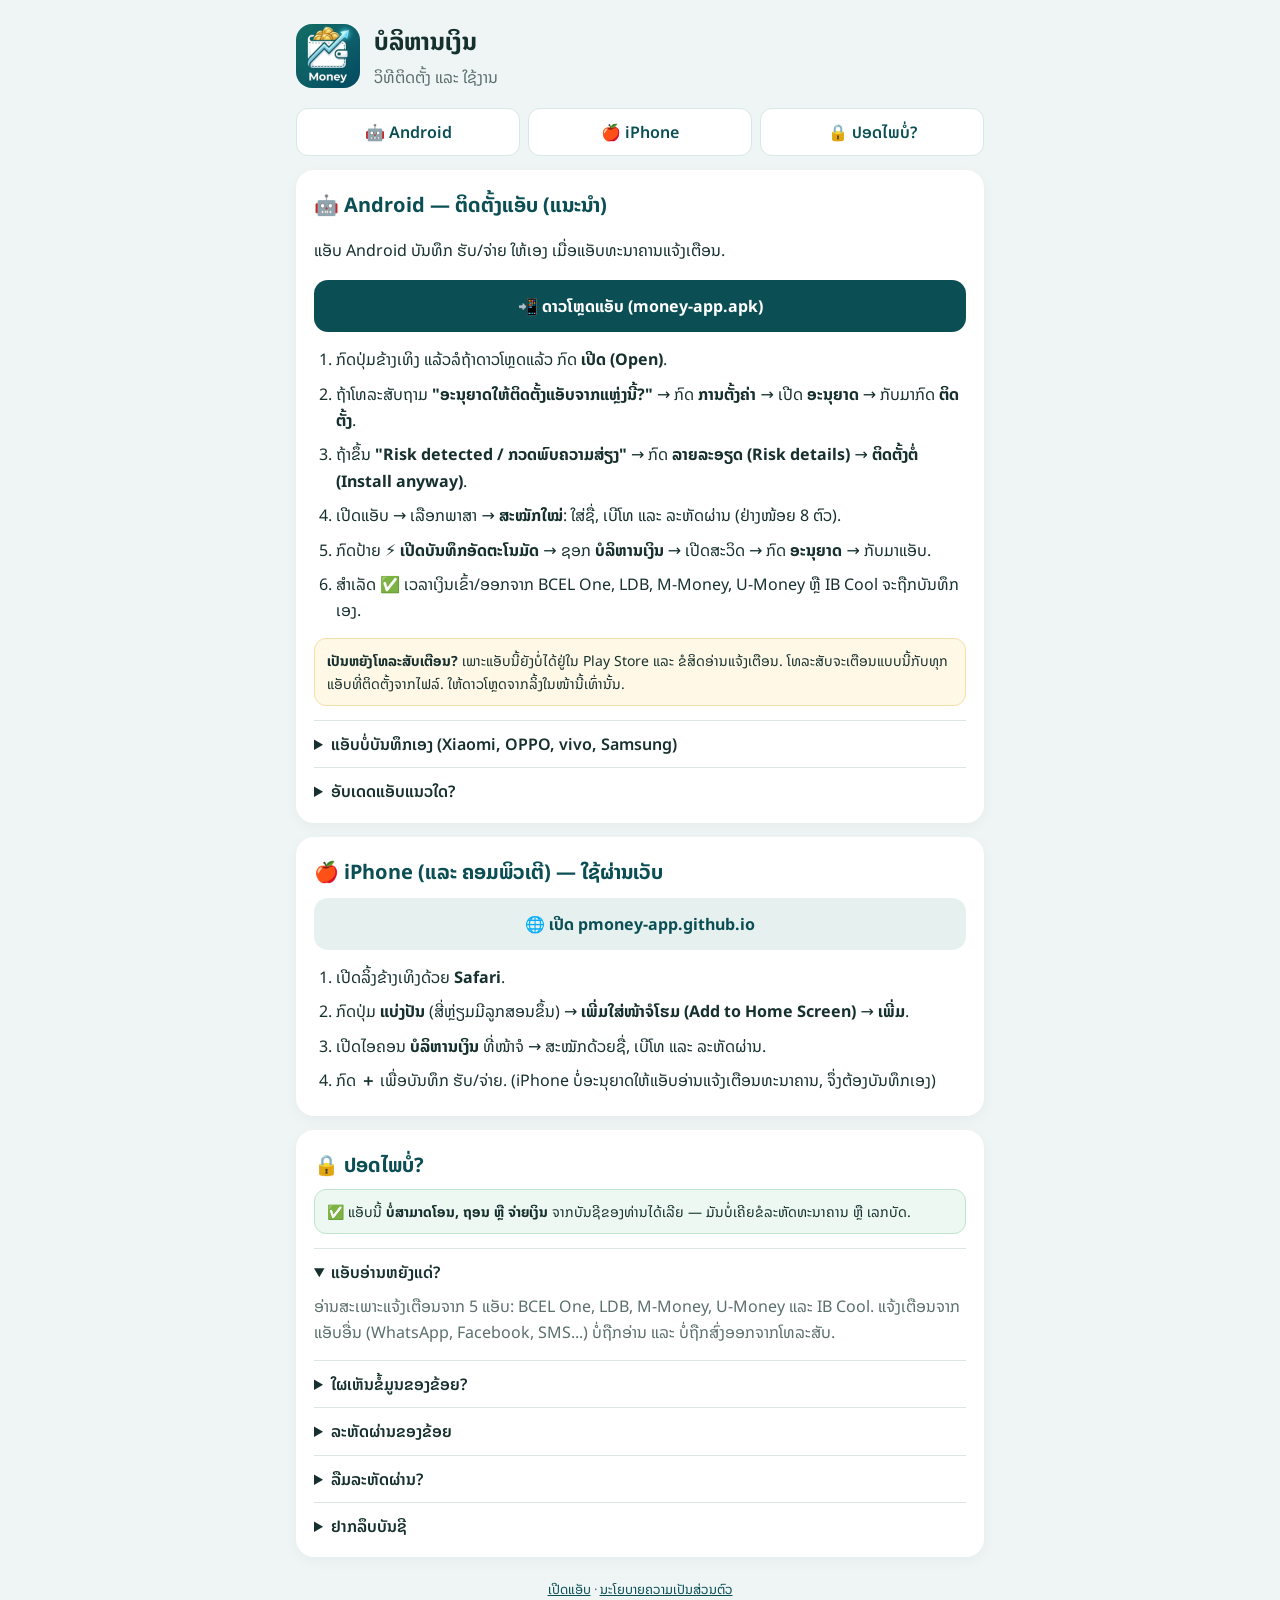
<file: guide.html>
<!DOCTYPE html>
<html lang="lo">
<head>
<meta charset="utf-8">
<meta name="viewport" content="width=device-width, initial-scale=1">
<title>ວິທີຕິດຕັ້ງ ແລະ ໃຊ້ງານ — ບໍລິຫານເງິນ</title>
<link rel="icon" href="favicon.png" type="image/png">
<link rel="preconnect" href="https://fonts.googleapis.com">
<link href="https://fonts.googleapis.com/css2?family=Noto+Sans+Lao:wght@400;600;700&display=swap" rel="stylesheet">
<style>
  :root{--ink:#16302e;--muted:#5b6f6c;--brand:#0b4f55;--soft:#eef5f4;--line:#dbe7e5}
  *{box-sizing:border-box}
  body{margin:0;font-family:'Noto Sans Lao',system-ui,sans-serif;color:var(--ink);background:var(--soft);line-height:1.65}
  main{max-width:720px;margin:0 auto;padding:22px 16px 48px}
  header{display:flex;gap:14px;align-items:center;margin-bottom:18px}
  header img{width:64px;height:64px;border-radius:16px}
  h1{font-size:24px;margin:0}
  header p{margin:2px 0 0;color:var(--muted)}
  .tabs{display:flex;gap:8px;margin:14px 0}
  .tabs a{flex:1;text-align:center;padding:10px;border-radius:12px;background:#fff;border:1px solid var(--line);color:var(--brand);font-weight:600;text-decoration:none}
  section{background:#fff;border-radius:18px;padding:18px 18px 8px;margin:14px 0;box-shadow:0 4px 14px rgba(0,0,0,.04)}
  h2{font-size:20px;margin:0 0 8px;color:var(--brand)}
  ol{padding-left:22px;margin:8px 0 14px} li{margin:8px 0}
  .btn{display:block;text-align:center;background:var(--brand);color:#fff;border-radius:14px;padding:13px;font-weight:700;text-decoration:none;margin:10px 0 14px}
  .btn.light{background:#e6f1ef;color:var(--brand)}
  .note{background:#fff8e6;border:1px solid #f3dfa6;border-radius:12px;padding:10px 12px;font-size:14px;margin:8px 0 14px}
  .ok{background:#ecf8f1;border:1px solid #bfe5cf;border-radius:12px;padding:10px 12px;font-size:14px;margin:8px 0 14px}
  details{border-top:1px solid var(--line);padding:10px 0}
  summary{font-weight:600;cursor:pointer}
  details p{margin:8px 0 4px;color:var(--muted)}
  b{color:var(--ink)}
  footer{text-align:center;color:var(--muted);font-size:13px;margin-top:22px}
  footer a{color:var(--brand)}
</style>
</head>
<body>
<main>
  <header>
    <img src="icon-192.png" alt="">
    <div><h1>ບໍລິຫານເງິນ</h1><p>ວິທີຕິດຕັ້ງ ແລະ ໃຊ້ງານ</p></div>
  </header>

  <div class="tabs"><a href="#android">🤖 Android</a><a href="#iphone">🍎 iPhone</a><a href="#safe">🔒 ປອດໄພບໍ່?</a></div>

  <section id="android">
    <h2>🤖 Android — ຕິດຕັ້ງແອັບ (ແນະນຳ)</h2>
    <p>ແອັບ Android ບັນທຶກ ຮັບ/ຈ່າຍ ໃຫ້ເອງ ເມື່ອແອັບທະນາຄານແຈ້ງເຕືອນ.</p>
    <a class="btn" href="https://eieeessmqfavwtmzzaoc.supabase.co/storage/v1/object/public/downloads/money-app.apk">📲 ດາວໂຫຼດແອັບ (money-app.apk)</a>
    <ol>
      <li>ກົດປຸ່ມຂ້າງເທິງ ແລ້ວລໍຖ້າດາວໂຫຼດແລ້ວ ກົດ <b>ເປີດ (Open)</b>.</li>
      <li>ຖ້າໂທລະສັບຖາມ <b>"ອະນຸຍາດໃຫ້ຕິດຕັ້ງແອັບຈາກແຫຼ່ງນີ້?"</b> → ກົດ <b>ການຕັ້ງຄ່າ</b> → ເປີດ <b>ອະນຸຍາດ</b> → ກັບມາກົດ <b>ຕິດຕັ້ງ</b>.</li>
      <li>ຖ້າຂຶ້ນ <b>"Risk detected / ກວດພົບຄວາມສ່ຽງ"</b> → ກົດ <b>ລາຍລະອຽດ (Risk details)</b> → <b>ຕິດຕັ້ງຕໍ່ (Install anyway)</b>.</li>
      <li>ເປີດແອັບ → ເລືອກພາສາ → <b>ສະໝັກໃໝ່</b>: ໃສ່ຊື່, ເບີໂທ ແລະ ລະຫັດຜ່ານ (ຢ່າງໜ້ອຍ 8 ຕົວ).</li>
      <li>ກົດປ້າຍ <b>⚡ ເປີດບັນທຶກອັດຕະໂນມັດ</b> → ຊອກ <b>ບໍລິຫານເງິນ</b> → ເປີດສະວິດ → ກົດ <b>ອະນຸຍາດ</b> → ກັບມາແອັບ.</li>
      <li>ສຳເລັດ ✅ ເວລາເງິນເຂົ້າ/ອອກຈາກ BCEL One, LDB, M-Money, U-Money ຫຼື IB Cool ຈະຖືກບັນທຶກເອງ.</li>
    </ol>
    <div class="note"><b>ເປັນຫຍັງໂທລະສັບເຕືອນ?</b> ເພາະແອັບນີ້ຍັງບໍ່ໄດ້ຢູ່ໃນ Play Store ແລະ ຂໍສິດອ່ານແຈ້ງເຕືອນ. ໂທລະສັບຈະເຕືອນແບບນີ້ກັບທຸກແອັບທີ່ຕິດຕັ້ງຈາກໄຟລ໌. ໃຫ້ດາວໂຫຼດຈາກລິ້ງໃນໜ້ານີ້ເທົ່ານັ້ນ.</div>
    <details>
      <summary>ແອັບບໍ່ບັນທຶກເອງ (Xiaomi, OPPO, vivo, Samsung)</summary>
      <p>ບາງຍີ່ຫໍ້ປິດແອັບທີ່ເຮັດວຽກຢູ່ເບື້ອງຫຼັງເພື່ອປະຢັດແບັດ. ໄປທີ່ <b>ການຕັ້ງຄ່າ → ແອັບ → ບໍລິຫານເງິນ → ແບັດເຕີຣີ</b> → ເລືອກ <b>ບໍ່ຈຳກັດ (No restrictions)</b>. ຢູ່ Xiaomi ໃຫ້ເປີດ <b>ເລີ່ມອັດຕະໂນມັດ (Autostart)</b> ນຳ.</p>
    </details>
    <details>
      <summary>ອັບເດດແອັບແນວໃດ?</summary>
      <p>ດາວໂຫຼດຈາກປຸ່ມດຽວກັນນີ້ ແລ້ວຕິດຕັ້ງທັບໄດ້ເລີຍ — ຂໍ້ມູນບໍ່ຫາຍ. ຖ້າໂທລະສັບເປີດໄຟລ໌ເກົ່າ ໃຫ້ລຶບ money-app.apk ເກົ່າໃນ Downloads ກ່ອນ.</p>
    </details>
  </section>

  <section id="iphone">
    <h2>🍎 iPhone (ແລະ ຄອມພິວເຕີ) — ໃຊ້ຜ່ານເວັບ</h2>
    <a class="btn light" href="https://pmoney-app.github.io/">🌐 ເປີດ pmoney-app.github.io</a>
    <ol>
      <li>ເປີດລິ້ງຂ້າງເທິງດ້ວຍ <b>Safari</b>.</li>
      <li>ກົດປຸ່ມ <b>ແບ່ງປັນ</b> (ສີ່ຫຼ່ຽມມີລູກສອນຂຶ້ນ) → <b>ເພີ່ມໃສ່ໜ້າຈໍໂຮມ (Add to Home Screen)</b> → <b>ເພີ່ມ</b>.</li>
      <li>ເປີດໄອຄອນ <b>ບໍລິຫານເງິນ</b> ທີ່ໜ້າຈໍ → ສະໝັກດ້ວຍຊື່, ເບີໂທ ແລະ ລະຫັດຜ່ານ.</li>
      <li>ກົດ <b>＋</b> ເພື່ອບັນທຶກ ຮັບ/ຈ່າຍ. (iPhone ບໍ່ອະນຸຍາດໃຫ້ແອັບອ່ານແຈ້ງເຕືອນທະນາຄານ, ຈຶ່ງຕ້ອງບັນທຶກເອງ)</li>
    </ol>
  </section>

  <section id="safe">
    <h2>🔒 ປອດໄພບໍ່?</h2>
    <div class="ok">✅ ແອັບນີ້ <b>ບໍ່ສາມາດໂອນ, ຖອນ ຫຼື ຈ່າຍເງິນ</b> ຈາກບັນຊີຂອງທ່ານໄດ້ເລີຍ — ມັນບໍ່ເຄີຍຂໍລະຫັດທະນາຄານ ຫຼື ເລກບັດ.</div>
    <details open><summary>ແອັບອ່ານຫຍັງແດ່?</summary>
      <p>ອ່ານສະເພາະແຈ້ງເຕືອນຈາກ 5 ແອັບ: BCEL One, LDB, M-Money, U-Money ແລະ IB Cool. ແຈ້ງເຕືອນຈາກແອັບອື່ນ (WhatsApp, Facebook, SMS...) ບໍ່ຖືກອ່ານ ແລະ ບໍ່ຖືກສົ່ງອອກຈາກໂທລະສັບ.</p></details>
    <details><summary>ໃຜເຫັນຂໍ້ມູນຂອງຂ້ອຍ?</summary>
      <p>ສະເພາະທ່ານ. ລະບົບແຍກຂໍ້ມູນຂອງແຕ່ລະຄົນ — ຜູ້ໃຊ້ຄົນອື່ນເບິ່ງບໍ່ໄດ້. ຂໍ້ຄວາມແຈ້ງເຕືອນເຕັມຈະຖືກລຶບອັດຕະໂນມັດຫຼັງ 90 ວັນ (ຈຳນວນເງິນ ແລະ ໝວດຍັງຢູ່).</p></details>
    <details><summary>ລະຫັດຜ່ານຂອງຂ້ອຍ</summary>
      <p>ລະຫັດຖືກເຂົ້າລະຫັດໄວ້ — ແມ່ນແຕ່ຜູ້ດູແລກໍອ່ານບໍ່ໄດ້. ແອັບບໍ່ຈື່ລະຫັດ: ທຸກຄັ້ງທີ່ເປີດແອັບໃໝ່ຕ້ອງໃສ່ລະຫັດ. ປ່ຽນລະຫັດໄດ້ທີ່ <b>ຕັ້ງຄ່າ → ປ່ຽນລະຫັດຜ່ານ</b>.</p></details>
    <details><summary>ລືມລະຫັດຜ່ານ?</summary>
      <p>ກົດ <b>ລືມລະຫັດຜ່ານ?</b> ໃນໜ້າເຂົ້າສູ່ລະບົບ ແລ້ວຕິດຕໍ່ຜູ້ດູແລ. ທ່ານຈະໄດ້ລະຫັດຊົ່ວຄາວ ແລະ ລະບົບຈະໃຫ້ຕັ້ງລະຫັດໃໝ່ທັນທີ.</p></details>
    <details><summary>ຢາກລຶບບັນຊີ</summary>
      <p>ຕິດຕໍ່ຜູ້ດູແລລະບົບ ພ້ອມເບີໂທທີ່ສະໝັກ — ບັນຊີ ແລະ ຂໍ້ມູນທັງໝົດຈະຖືກລຶບຖາວອນ.</p></details>
  </section>

  <footer><a href="./">ເປີດແອັບ</a> · <a href="privacy.html">ນະໂຍບາຍຄວາມເປັນສ່ວນຕົວ</a></footer>
</main>
</body>
</html>
</file>
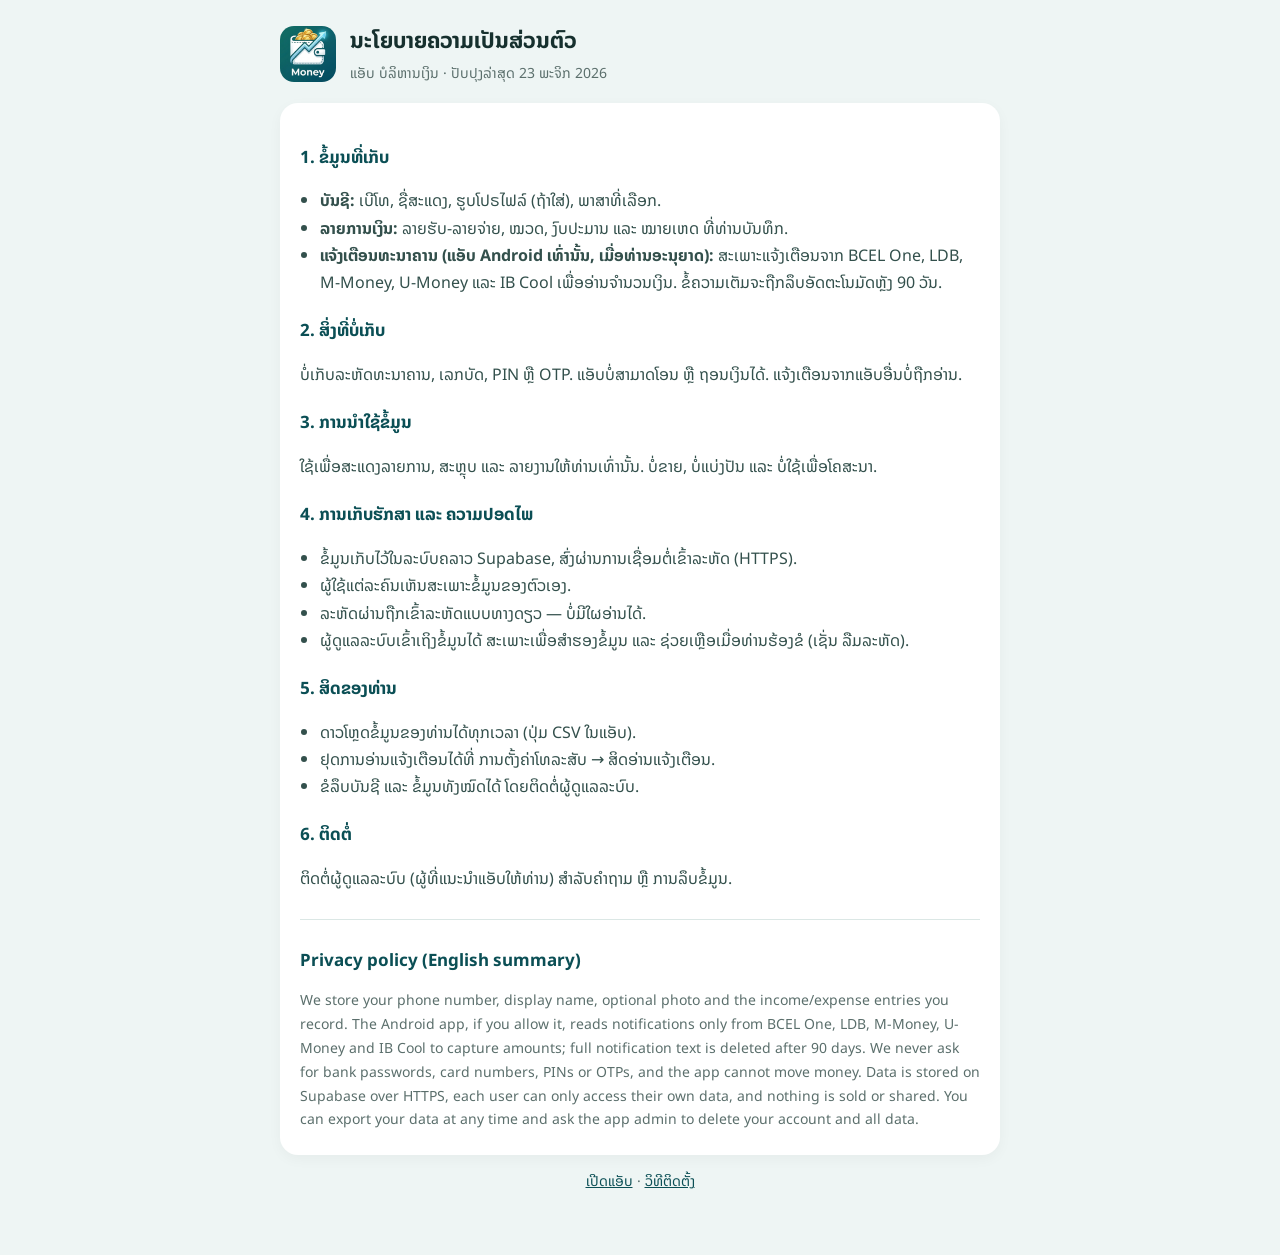
<file: privacy.html>
<!DOCTYPE html>
<html lang="lo">
<head>
<meta charset="utf-8">
<meta name="viewport" content="width=device-width, initial-scale=1">
<title>ນະໂຍບາຍຄວາມເປັນສ່ວນຕົວ — ບໍລິຫານເງິນ</title>
<link rel="icon" href="favicon.png" type="image/png">
<link href="https://fonts.googleapis.com/css2?family=Noto+Sans+Lao:wght@400;600;700&display=swap" rel="stylesheet">
<style>
  body{margin:0;font-family:'Noto Sans Lao',system-ui,sans-serif;color:#16302e;background:#eef5f4;line-height:1.7}
  main{max-width:720px;margin:0 auto;padding:22px 16px 48px}
  .card{background:#fff;border-radius:18px;padding:20px 20px 10px;box-shadow:0 4px 14px rgba(0,0,0,.04)}
  header{display:flex;gap:14px;align-items:center;margin-bottom:16px}
  header img{width:56px;height:56px;border-radius:14px}
  h1{font-size:22px;margin:0} h2{font-size:17px;color:#0b4f55;margin:20px 0 4px}
  p,li{color:#33504c} ul{padding-left:20px}
  .muted{color:#5b6f6c;font-size:14px}
  hr{border:0;border-top:1px solid #dbe7e5;margin:26px 0}
  a{color:#0b4f55}
</style>
</head>
<body>
<main>
  <header><img src="icon-192.png" alt=""><div><h1>ນະໂຍບາຍຄວາມເປັນສ່ວນຕົວ</h1><span class="muted">ແອັບ ບໍລິຫານເງິນ · ປັບປຸງລ່າສຸດ 23 ພະຈິກ 2026</span></div></header>
  <div class="card">
    <h2>1. ຂໍ້ມູນທີ່ເກັບ</h2>
    <ul>
      <li><b>ບັນຊີ:</b> ເບີໂທ, ຊື່ສະແດງ, ຮູບໂປຣໄຟລ໌ (ຖ້າໃສ່), ພາສາທີ່ເລືອກ.</li>
      <li><b>ລາຍການເງິນ:</b> ລາຍຮັບ-ລາຍຈ່າຍ, ໝວດ, ງົບປະມານ ແລະ ໝາຍເຫດ ທີ່ທ່ານບັນທຶກ.</li>
      <li><b>ແຈ້ງເຕືອນທະນາຄານ (ແອັບ Android ເທົ່ານັ້ນ, ເມື່ອທ່ານອະນຸຍາດ):</b> ສະເພາະແຈ້ງເຕືອນຈາກ BCEL One, LDB, M-Money, U-Money ແລະ IB Cool ເພື່ອອ່ານຈຳນວນເງິນ. ຂໍ້ຄວາມເຕັມຈະຖືກລຶບອັດຕະໂນມັດຫຼັງ 90 ວັນ.</li>
    </ul>
    <h2>2. ສິ່ງທີ່ບໍ່ເກັບ</h2>
    <p>ບໍ່ເກັບລະຫັດທະນາຄານ, ເລກບັດ, PIN ຫຼື OTP. ແອັບບໍ່ສາມາດໂອນ ຫຼື ຖອນເງິນໄດ້. ແຈ້ງເຕືອນຈາກແອັບອື່ນບໍ່ຖືກອ່ານ.</p>
    <h2>3. ການນຳໃຊ້ຂໍ້ມູນ</h2>
    <p>ໃຊ້ເພື່ອສະແດງລາຍການ, ສະຫຼຸບ ແລະ ລາຍງານໃຫ້ທ່ານເທົ່ານັ້ນ. ບໍ່ຂາຍ, ບໍ່ແບ່ງປັນ ແລະ ບໍ່ໃຊ້ເພື່ອໂຄສະນາ.</p>
    <h2>4. ການເກັບຮັກສາ ແລະ ຄວາມປອດໄພ</h2>
    <ul>
      <li>ຂໍ້ມູນເກັບໄວ້ໃນລະບົບຄລາວ Supabase, ສົ່ງຜ່ານການເຊື່ອມຕໍ່ເຂົ້າລະຫັດ (HTTPS).</li>
      <li>ຜູ້ໃຊ້ແຕ່ລະຄົນເຫັນສະເພາະຂໍ້ມູນຂອງຕົວເອງ.</li>
      <li>ລະຫັດຜ່ານຖືກເຂົ້າລະຫັດແບບທາງດຽວ — ບໍ່ມີໃຜອ່ານໄດ້.</li>
      <li>ຜູ້ດູແລລະບົບເຂົ້າເຖິງຂໍ້ມູນໄດ້ ສະເພາະເພື່ອສຳຮອງຂໍ້ມູນ ແລະ ຊ່ວຍເຫຼືອເມື່ອທ່ານຮ້ອງຂໍ (ເຊັ່ນ ລືມລະຫັດ).</li>
    </ul>
    <h2>5. ສິດຂອງທ່ານ</h2>
    <ul>
      <li>ດາວໂຫຼດຂໍ້ມູນຂອງທ່ານໄດ້ທຸກເວລາ (ປຸ່ມ CSV ໃນແອັບ).</li>
      <li>ຢຸດການອ່ານແຈ້ງເຕືອນໄດ້ທີ່ ການຕັ້ງຄ່າໂທລະສັບ → ສິດອ່ານແຈ້ງເຕືອນ.</li>
      <li>ຂໍລຶບບັນຊີ ແລະ ຂໍ້ມູນທັງໝົດໄດ້ ໂດຍຕິດຕໍ່ຜູ້ດູແລລະບົບ.</li>
    </ul>
    <h2>6. ຕິດຕໍ່</h2>
    <p>ຕິດຕໍ່ຜູ້ດູແລລະບົບ (ຜູ້ທີ່ແນະນຳແອັບໃຫ້ທ່ານ) ສຳລັບຄຳຖາມ ຫຼື ການລຶບຂໍ້ມູນ.</p>
    <hr>
    <h2>Privacy policy (English summary)</h2>
    <p class="muted">We store your phone number, display name, optional photo and the income/expense entries you record. The Android app, if you allow it, reads notifications only from BCEL One, LDB, M-Money, U-Money and IB Cool to capture amounts; full notification text is deleted after 90 days. We never ask for bank passwords, card numbers, PINs or OTPs, and the app cannot move money. Data is stored on Supabase over HTTPS, each user can only access their own data, and nothing is sold or shared. You can export your data at any time and ask the app admin to delete your account and all data.</p>
  </div>
  <p class="muted" style="text-align:center"><a href="./">ເປີດແອັບ</a> · <a href="guide.html">ວິທີຕິດຕັ້ງ</a></p>
</main>
</body>
</html>
</file>
